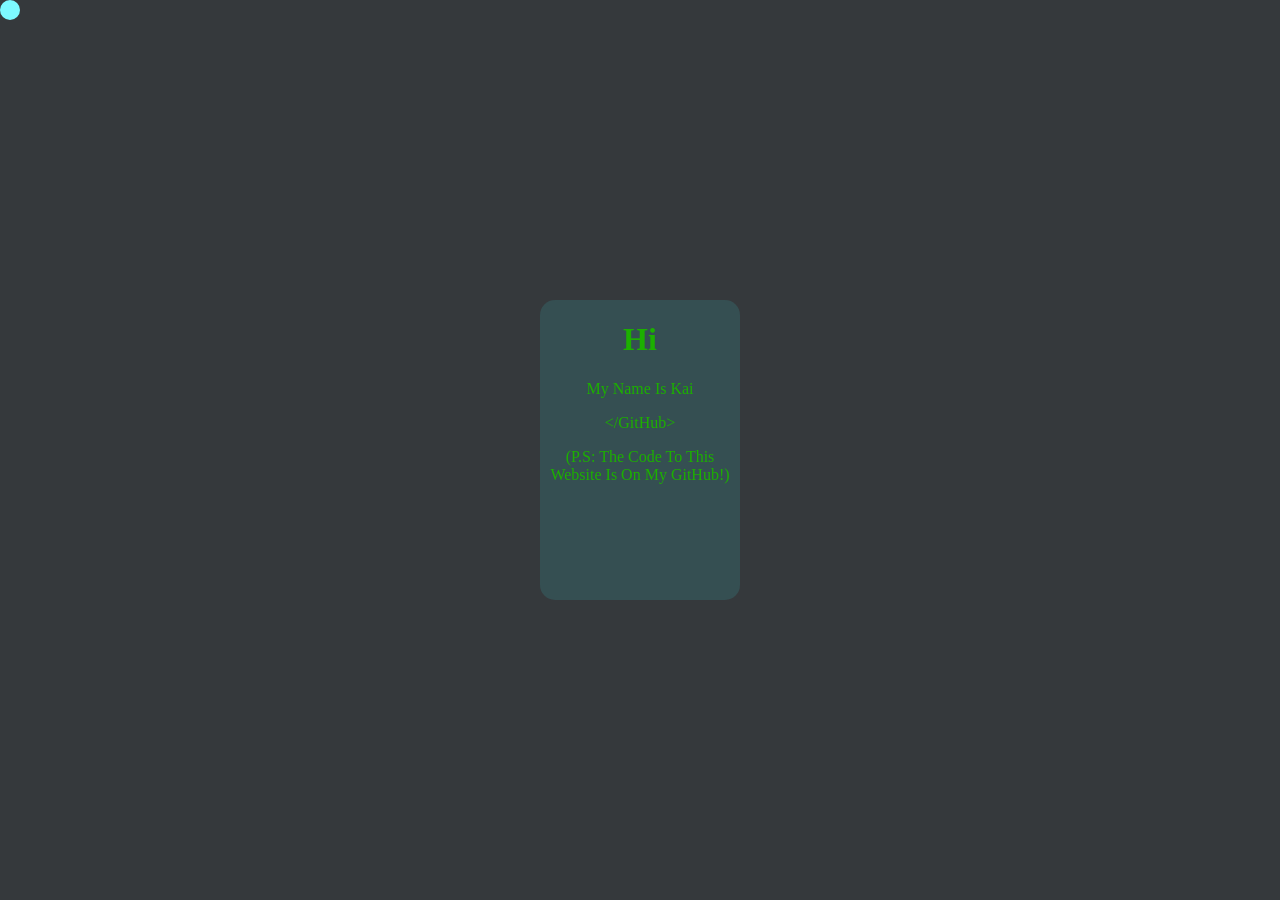
<file: index.html>
<html>
	<head>
		<title>Kai's Links</title>
		<link rel="stylesheet" href="style.css">
		<link rel="icon" type="image/x-icon" href="KD.png">
	</head>

	<body>

		<div id="trailer"></div>

		<div class="centered interactable">
			<h1>Hi</h1>
			<p>My Name Is Kai</p>
			<p><a href="https://github.com/KaiDodson" target="_blank">&lt&#47GitHub&gt</a></p>
			<p>(P.S: The Code To This Website Is On My GitHub!)</p>
		</div>

		<script src="app.js"></script>
	</body>
</html>
</file>
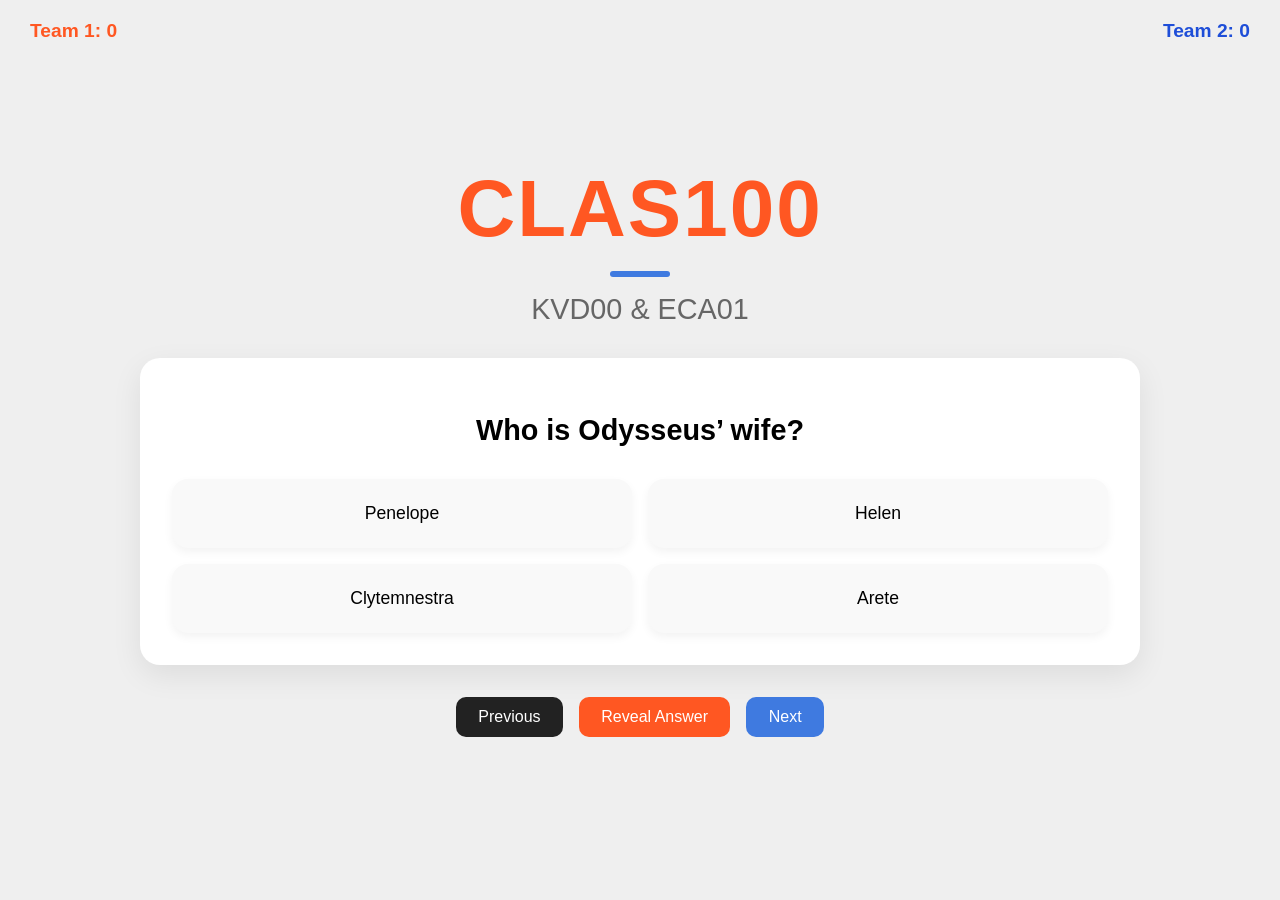
<file: presentation website/index.html>
<!DOCTYPE html>
<html lang="en">
<head>
  <meta charset="UTF-8">
  <meta name="viewport" content="width=device-width, initial-scale=1.0">
  <title>CLAS100 Gameshow</title>
  <link rel="stylesheet" href="style.css">
</head>
<body>
  <div class="container">
    <header>
        <div class="score team1">Team 1: <span id="score1">0</span></div>

        <h1>CLAS100</h1>
        <div class="divider"></div>
        <div class="subtitle">KVD00 & ECA01</div>

        <div class="score team2">Team 2: <span id="score2">0</span></div>
    </header>
    <main>
      <div id="question-container">
        <h2 id="question-text">Loading question...</h2>
        <div class="answers">
          <button class="answer-btn" data-index="0"></button>
          <button class="answer-btn" data-index="1"></button>
          <button class="answer-btn" data-index="2"></button>
          <button class="answer-btn" data-index="3"></button>
        </div>
      </div>
    </main>

    <footer>
      <button id="prev-btn">Previous</button>
      <button id="reveal-btn">Reveal Answer</button>
      <button id="next-btn">Next</button>
    </footer>
  </div>

  <script src="questions.js"></script>
  <script src="script.js"></script>
</body>
</html>
</file>
<file: style.css>
html, body {
	background-color: #35393C;
	cursor: none;
}

.centered {
	position: absolute;
	top: 50%;
	left: 50%;
	transform: translate(-50%, -50%);
	text-align: center;
	background-color: #354F52;
	border-radius: 15px;
	width: 200px;
	height: 300px;
}

.centered h1 {
	color: #1cb000;
}

.centered p {
	color: #1cb000;
}

#trailer {
	height: 20px;
	width: 20px;
	background-color: #7df9ff;
	border-radius: 20px;
	position: fixed;
	left: 0px;
	top: 0px;
	z-index: 10000;
	pointer-events: none;
	transition: opacity 500ms ease;
}

body:hover > #trailer {
	opacity: 1;
}


a {
	color: #1cb000;
	text-decoration: none;
	transition: all 0.45s ease;
	cursor: none;
}

a:visited {
	color: #1cb000;
}

a:hover {
	color: #29FF00;
}
</file>
<file: presentation website/style.css>
/* Base */
body {
  font-family: 'Segoe UI', sans-serif;
  margin: 0;
  height: 100vh;
  background: #efefef;
  display: flex;
  justify-content: center;
  align-items: center;
}

/* Main container */
.container {
  width: 90%;
  max-width: 1000px;
  text-align: center;
}

/* Header (slide style) */
header {
  margin-bottom: 2rem;
}

header h1 {
  font-size: 5rem;
  font-weight: 900;
  color: #ff5722;
  margin: 0;
  letter-spacing: 2px;
}

.subtitle {
  font-size: 1.8rem;
  color: #666;
  margin-top: 1rem;
}

.divider {
  width: 60px;
  height: 6px;
  background: #3f7ae0;
  margin: 1rem auto;
  border-radius: 10px;
}

/* Scores */
.score {
  position: absolute;
  top: 20px;
  font-weight: bold;
  font-size: 1.2rem;
}

.team1 {
  left: 30px;
  color: #ff5722;
}

.team2 {
  right: 30px;
  color: #1e4ed8;
}

/* Question card */
#question-container {
  background: white;
  padding: 2rem;
  border-radius: 20px;
  box-shadow: 0 10px 30px rgba(0,0,0,0.08);
}

#question-text {
  font-size: 1.8rem;
  margin-bottom: 2rem;
}

/* Answers grid */
.answers {
  display: grid;
  grid-template-columns: 1fr 1fr;
  gap: 1rem;
}

/* Answer buttons */
.answer-btn {
  color: black;
  padding: 1.5rem;
  font-size: 1.1rem;
  border: none;
  border-radius: 16px;
  cursor: pointer;
  background: #f9f9f9;
  box-shadow: 0 4px 10px rgba(0,0,0,0.05);
  transition: all 0.25s ease;
}

.answer-btn:hover {
  transform: translateY(-3px);
}

/* Team selections */
.selected-team1 {
  background: #ff5722;
  color: white;
}

.selected-team2 {
  background: #4c8bf5;
  color: white;
}

.both-selected {
  background: linear-gradient(to right, #ff5722 50%, #4c8bf5 50%);
  color: white;
}

/* Reveal states */
.correct {
  background: #b8f2c2 !important;
}

.wrong {
  background: #f7b5b5 !important;
}

/* Footer controls */
footer {
  margin-top: 2rem;
  display: flex;
  justify-content: center;
  gap: 1rem;
}

button {
  padding: 0.7rem 1.4rem;
  border: none;
  border-radius: 10px;
  cursor: pointer;
  font-size: 1rem;
  background: #222;
  color: white;
  transition: 0.2s;
}

button:hover {
  opacity: 0.85;
}

/* Special reveal button */
#reveal-btn {
  background: #ff5722;
}

#next-btn {
  background: #3f7ae0;
}
</file>
